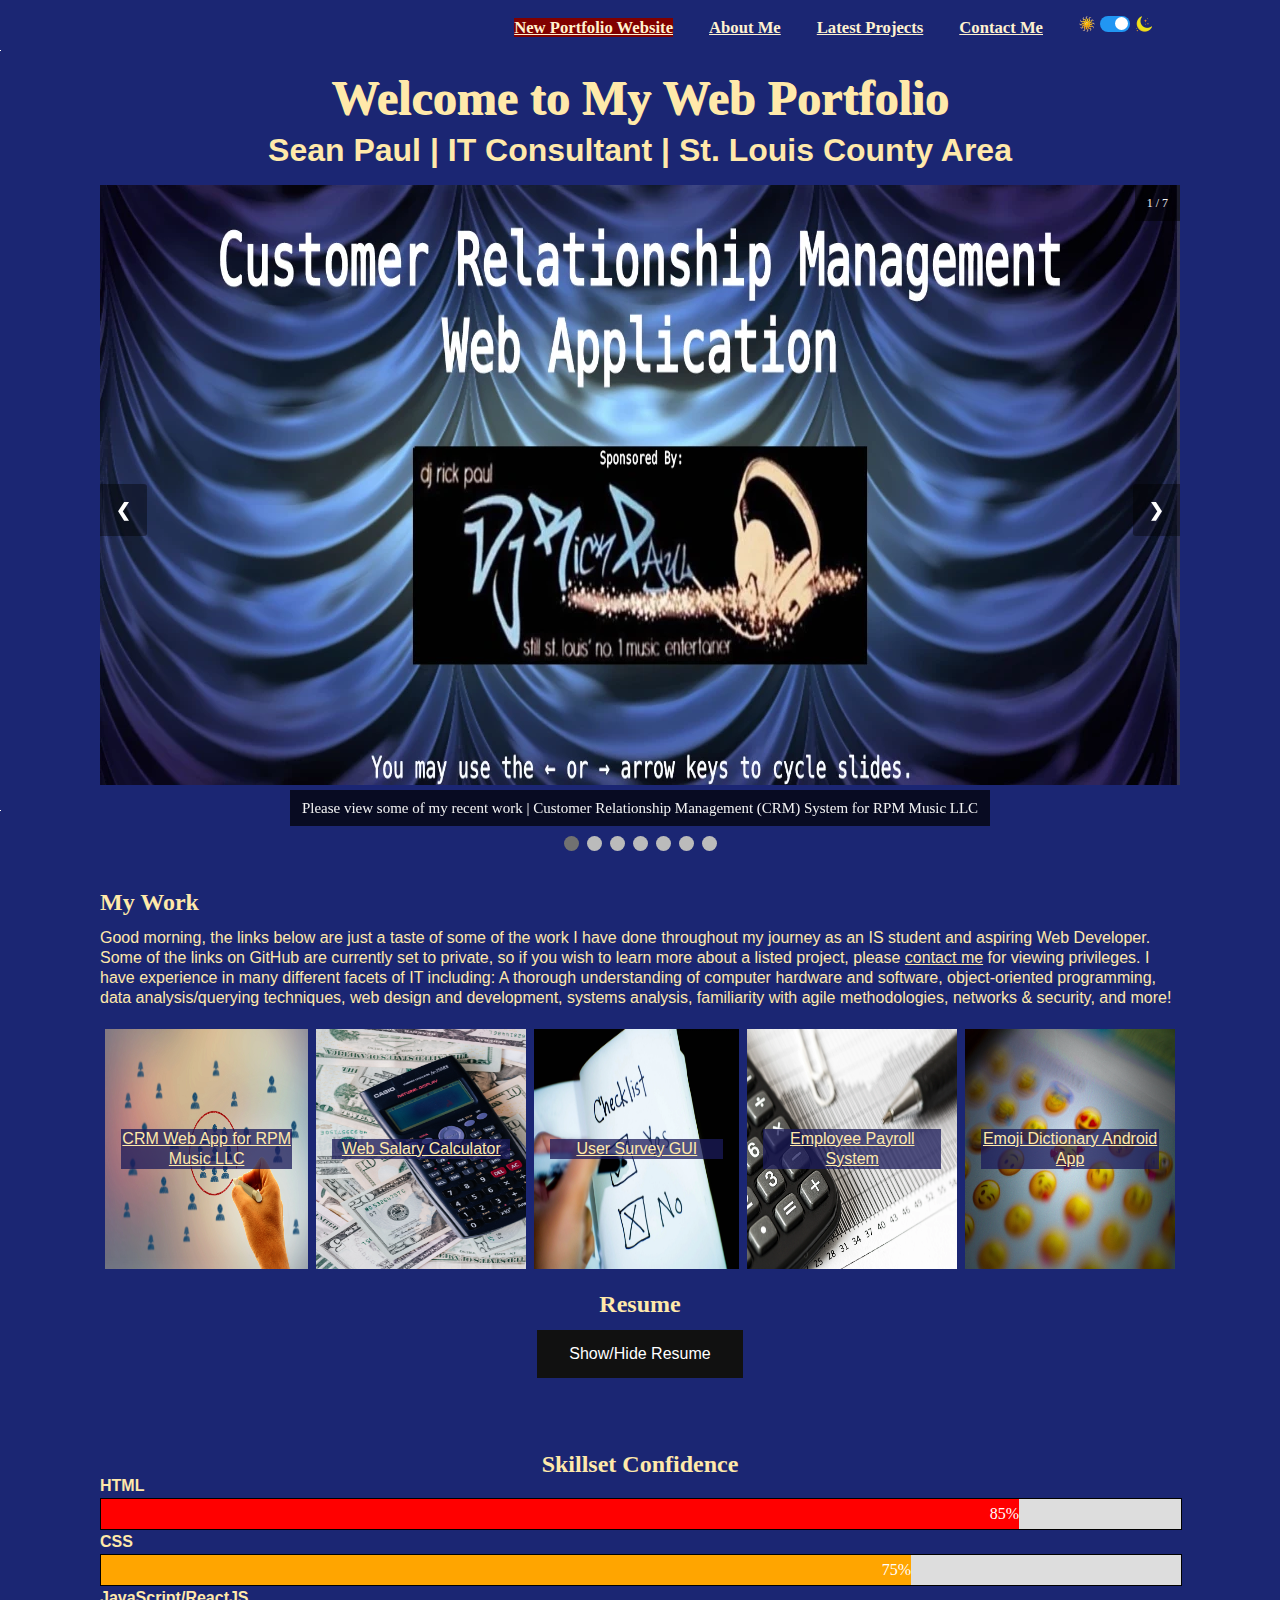
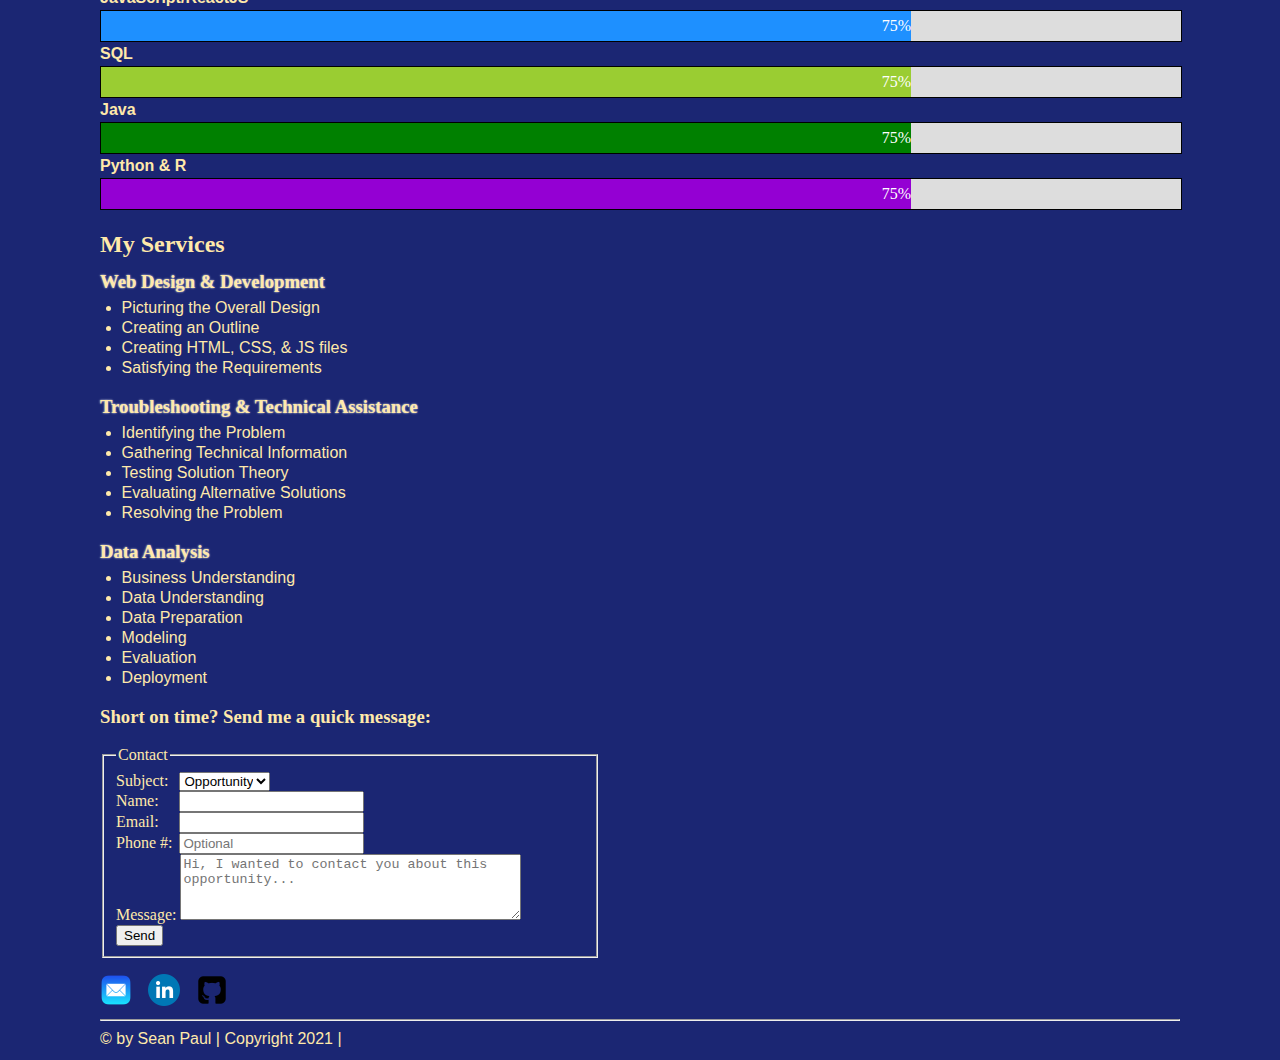
<file: index.html>
<!DOCTYPE html>
<html lang="en">

<head>
    <title>Sean's Web Portfolio</title>
    <script type="text/javascript" src="script.js">
    </script>
    <meta name="description" content="Sean R. Paul's Web Portfolio St. Louis">
    <meta name="keywords" content="HTML5,CSS,JavaScript">
    <meta name="author" content="Sean R. Paul">
    <meta name="viewport" content="width=device-width, initial-scale=1, maximum-scale=5">
    <link rel="stylesheet" href="style1.css">
</head>

<body>
   
    <div class="p p-1" id="animation"></div>
    <div class="p p-3" id="animation2"></div>
    <header id="header">
        <!-- Navigation Bar Section -->
        <nav class="nav">
            <ul id="navBar">
                <li><a class="navBar-link" id="new-website-link"href="https://sean-r-paul-web-portfolio.web.app/">New Portfolio Website</a></li>
                <li><a class="navBar-link" href=MyStory.html>About Me</a></li>
                <li><a  class="navBar-link"href=LatestProjects.html>Latest Projects</a></li>
<!--                 <li><a  class="navBar-link"href=#MyServices>My Services</a></li> -->
                <li><a  class="navBar-link"href=#footer>Contact Me</a></li>
                <li class="switch">

                    <img src="images/Sun.png" class="switchMoon" alt="Sun Icon">

                    <label class="switch">
                        <input type="checkbox" class="dark-mode" onClick="JavaScript:darkMode()" checked>
                        <span class="slider round"></span>

                        <img src="images/moon2.png" class="switchSun" alt="Moon Icon">

                    </label>
                </li>
            </ul>
        </nav>
        <h1 id="headerText">Welcome to My Web Portfolio</h1>
    </header>

    <section>
        <h3 id="landingText">Sean Paul | IT Consultant | St. Louis County Area </h3>
        
    

    </section>
     <!-- Slideshow Section -->
     <div class="slideshow-container">

        <!-- Full-width images with number and caption text -->
        <div class="mySlides fade">
          <div class="numbertext">1 / 7</div>
          <img src="compressed_images/banner1.webp" style="width:1080px" height="600px" objectFit="cover" alt="CRM App Demo">
          <div class="text">Please view some of my recent work | Customer Relationship Management (CRM) System for RPM Music LLC </div>
        </div>
      
        <div class="mySlides fade">
          <div class="numbertext">2 / 7</div>
          <img src="images/slideshowImages/compressed_slideshow_images/crmSlideShow1.webp" style="width:1080px" height="600px" alt="CRM App Demo">
          <div class="text">Customer Relationship Management (CRM) System for RPM Music LLC | Login page and Dashboard</div>
        </div>
      
        <div class="mySlides fade">
          <div class="numbertext">3 / 7</div>
          <img src="images/slideshowImages/compressed_slideshow_images/crmSlideShow2.webp" style="width:1080px" height="600px" alt="CRM App Demo">
          <div class="text">CRM System for RPM Music LLC | Custom Quote Generator</div>
        </div>
        <div class="mySlides fade">
            <div class="numbertext">4 / 7</div>
            <img src="images/slideshowImages/compressed_slideshow_images/crmSlideShow3.webp" style="width:1080px" height="600px" alt="CRM App Demo">
            <div class="text">CRM System for RPM Music LLC | Integrated with Firebase Cloud Storage Bucket</div>
          </div>
          <div class="mySlides fade">
            <div class="numbertext">5 / 7</div>
            <img src="images/slideshowImages/compressed_slideshow_images/crmSlideShow4.webp" style="width:1080px" height="600px" alt="CRM App Demo">
            <div class="text">CRM System for RPM Music LLC | Customer Database | Events Calendar | Custom Analytics</div>
          </div>
          <div class="mySlides fade">
            <div class="numbertext">6 / 7</div>
            <img src="images/slideshowImages/compressed_slideshow_images/slideShow0.webp" style="width:1080px" height="600px" alt="CRM App Demo">
            <div class="text">Java Survey GUI | Emoji Dictionary Mobile Application Using Kotlin</div>
          </div>
          <div class="mySlides fade">
            <div class="numbertext">7 / 7</div>
            <img src="images/slideshowImages/compressed_slideshow_images/slideShowData.webp" style="width:1080px" height="600px" alt="CRM App Demo">
            <div class="text">Market & Financial Data Analysis using R | Twitter Text Sentiment Analysis Using Python</div>
          </div>
        <!-- Next and previous buttons -->
        <a class="prev" onclick="plusSlides(-1)">&#10094;</a>
        <a class="next" onclick="plusSlides(1)">&#10095;</a>
      </div>
    
      
      <!-- The dots/circles -->
      <div style="text-align:center">
        <span class="dot" onclick="currentSlide(1)"></span>
        <span class="dot" onclick="currentSlide(2)"></span>
        <span class="dot" onclick="currentSlide(3)"></span>
        <span class="dot" onclick="currentSlide(4)"></span>
        <span class="dot" onclick="currentSlide(5)"></span>
        <span class="dot" onclick="currentSlide(6)"></span>
        <span class="dot" onclick="currentSlide(7)"></span>
      </div>
    <!-- My Work -->
    <section id="MyWork">
        <h2>My Work</h2>
        <p>
            <span id="greetMessage">Greetings, </span> the links below are just a taste of some of the work I have done throughout my journey as an IS student and aspiring Web Developer. Some of the links on GitHub are currently set to private, so if you wish to learn more about a listed project, please <a href="#footer">contact me</a> for viewing privileges. I have experience in many different facets of IT including: A thorough understanding of computer hardware and software, object-oriented programming, data analysis/querying techniques, web design and development, systems analysis, familiarity with agile methodologies, networks &#38; security, and more!
        </p>
        <table class="myWorkTable">
            <tr>
                 <td>
                    <a href="https://github.com/Sean-P040" class="portfolio__item" id="rpm-crm">
                        <p class="rpm-crm">CRM Web App for RPM Music LLC</p>

                    </a>
                </td>
                <td>

                    <a href="SalaryWebsite.html" class="portfolio__item" id="SalaryCalc">
                        <p class="SimpleSalaryCalc">Web Salary Calculator</p>
                    </a>
                </td>


                <td>
                    <a href="https://github.com/Sean-P040/sample-projects" class="portfolio__item" id="SurveyGUI">
                        <p class="JavaSurveyGUI">User Survey GUI</p>

                    </a>
                </td>

                <td>
                    <a href="https://github.com/Sean-P040/sample-projects" class="portfolio__item" id="PayrollSystem">
                        <p class="EmployeePayroll">Employee Payroll System</p>

                    </a>
                </td>


                <td>
                    <a href="https://github.com/Sean-P040/sample-projects" class="portfolio__item" id="EmojiDict">
                        <p class="EmojiDict">Emoji Dictionary Android App</p>

                    </a>
                </td>
                



            </tr>
        </table>

    </section>


   


        <h2 id="resume">Resume</h2>
       <button id="show-resume-button">Show/Hide Resume</button>
        <script>
            const showResumeButton = document.getElementById('show-resume-button');
            showResumeButton.addEventListener('click', () => {
                const resumeIframe = document.getElementById('resumeIframe');
                if (resumeIframe.style.display == "none"){
                resumeIframe.style.display = "block"
                document.getElementById('download-resume-button').style.display = "block"
                } else {
                    resumeIframe.style.display = "none"
                    document.getElementById('download-resume-button').style.display = "none"
                }
            })
        </script>
       <!--   <iframe  id="resumeIframe" style="display: none;"src="https://onedrive.live.com/embed?cid=54534B97E72C31CD&resid=54534B97E72C31CD%21112&authkey=AIJZJJRED0pGmJ4&em=2" title="Resume" width="100%" height="500px" frameborder="1">This is an embedded <a target="_blank" href="https://office.com">Microsoft Office</a> document, powered by <a target="_blank" href="https://office.com/webapps">Office</a>.</iframe> -->
        <iframe id="resumeIframe" style="display: none; margin:0 auto;" src="https://docs.google.com/document/d/e/2PACX-1vSNxbCJrZqyVCpXFWaPa9K7wKV4mGNr4JaBSU2YttOlG_B-1K-20h2nEH7K9FZtMsRlQszYrrgJLcS7/pub?embedded=true"  title="Resume" width="75%" height="600px" frameborder="1"></iframe>
        <button id="download-resume-button" style="display: none;">Download Resume</button>
        <script>
            const downloadResumeBtn = document.getElementById('download-resume-button')
            downloadResumeBtn.addEventListener('click', () => {
                window.open('/files/2021_Resume_PublicVersion.docx')
            })
        </script>
    </section>
    <br><br>
    <h2 id="skills">Skillset Confidence</h2>
    <section id="skills">
        <p id="skillsLabel">HTML</p>
        <div class="container">
            <div class="skills html">85%</div>
        </div>

        <p id="skillsLabel">CSS</p>
        <div class="container">
            <div class="skills css">75%</div>
        </div>

      <p id="skillsLabel">JavaScript/ReactJS</p>
        <div class="container">
            <div class="skills js">75%</div>
        </div>

        <p id="skillsLabel">SQL</p>
        <div class="container">
            <div class="skills sql">75%</div>
        </div>

        <p id="skillsLabel">Java</p>
        <div class="container">
            <div class="skills java">75%</div>
        </div>
        
         <p id="skillsLabel">Python &#38; R</p>
        <div class="container">
            <div class="skills py">75%</div>
        </div>

  



       



    </section>
    
    <!-- My Services -->
    <h2 id="MyServices">My Services</h2>
    <section id="MyServices">

            <div class="service">
            <h3 id="MyServices">Web Design &#38; Development</h3>

            <ul>
                <li>Picturing the Overall Design</li>
                <li>Creating an Outline</li>
                <li>Creating HTML, CSS, &#38; JS files</li>
                <li>Satisfying the Requirements</li>
            </ul>
        </div>
        <div class="service">
            <h3 id="MyServices">Troubleshooting &#38; Technical Assistance</h3>

            <ul>
                <li>Identifying the Problem</li>
                <li>Gathering Technical Information</li>
                <li>Testing Solution Theory</li>
                <li>Evaluating Alternative Solutions</li>
                <li>Resolving the Problem</li>
            </ul>

            <!-- / service -->
        </div>
 
           <div class="service">

            <h3 id="MyServices">Data Analysis</h3>

            <ul>
                <li>Business Understanding</li>
                <li>Data Understanding</li>
                <li>Data Preparation</li>
                <li>Modeling</li>
                <li>Evaluation</li>
                <li>Deployment</li>
                
            </ul>

            <!-- / service -->
        </div>
    </section>
   
    <!-- Footer Section -->
    <footer id="footer">
        <h3 id="footerMsg">Short on time? Send me a quick message:</h3>
        <form method="POST" class="contactForm" action="https://formspree.io/f/xqkgwjal">
            <fieldset>
                <Legend>Contact</Legend>
                <div>
                    <label for="subject" id="subject">Subject:</label>
                    <select name="subject" id="subject">
                        <option value="Opportunity" selected>Opportunity</option>
                        <option value="Comment">Comment</option>
                        <option value="Question">Question</option>
                        <option value="Hello">Say Hello</option>
                        <option value="Other">Other</option>
                    </select>
                </div>
                <div>
                    <label for="name" id="name">Name:</label>
                    <input type="text" id="name" name="userName" required>
                </div>
                <div>
                    <label for="email" id="email">Email:</label>
                    <input type="email" id="email" name="email" required>
                </div>
                <div>
                    <label for="tel" id="tel">Phone #:</label>
                    <input type="tel" id="tel" name="tel" placeholder="Optional">
                </div>
                <div>
                    <label for="message" id="message">Message:</label>
                    <textarea id="message" name="message" rows="4" cols="40" maxlength="400" required placeholder="Hi, I wanted to contact you about this opportunity..."></textarea>
                    <br>
                </div>
                <div>
                    <input type="submit" class="submit" value="Send" onclick="alert('Thank you! You will be redirected shortly and your message will be sent after passing the security check.')">
                </div>
            </fieldset>
        </form>

        <p></p>
        <div class="footerIcons">
            <a href="mailto:sean_p040@yahoo.com">
                <img src="images/mailicon.webp" height="32px" width="32px"alt="Mail Icon"> 
            </a>
            <a rel="noreferrer" href="https://www.linkedin.com/in/seanpaul4" target="_blank">
                <img src="images/linkedin.png" height="32px" width="32px" alt="LinkedIn Icon">
            </a>
            <a rel="noreferrer" href="https://github.com/Sean-P040" target="_blank">
                <img src="images/GitHub-Mark.png" height="32px" width="32px" alt="GitHub Icon">
            </a>
            <a href=#top>
                <img class="fade-in" src=images/up.png id="upArrow" alt="To Top Icon">
            </a>
        </div>
        <hr>
        <p id="copyright">&#169; by Sean Paul | Copyright 2021 | </p>
    </footer>
    <script src="script.js"></script>
    <script>let newWebsitePopUp = confirm(
        "This website it outdated - Please visit my new one! Press 'OK' to be redirected."
      );
      if (newWebsitePopUp == true) {
        window.location = "https://sean-r-paul-web-portfolio.web.app/";
      } else {
      }
      </script>
</body>

</html>
</file>
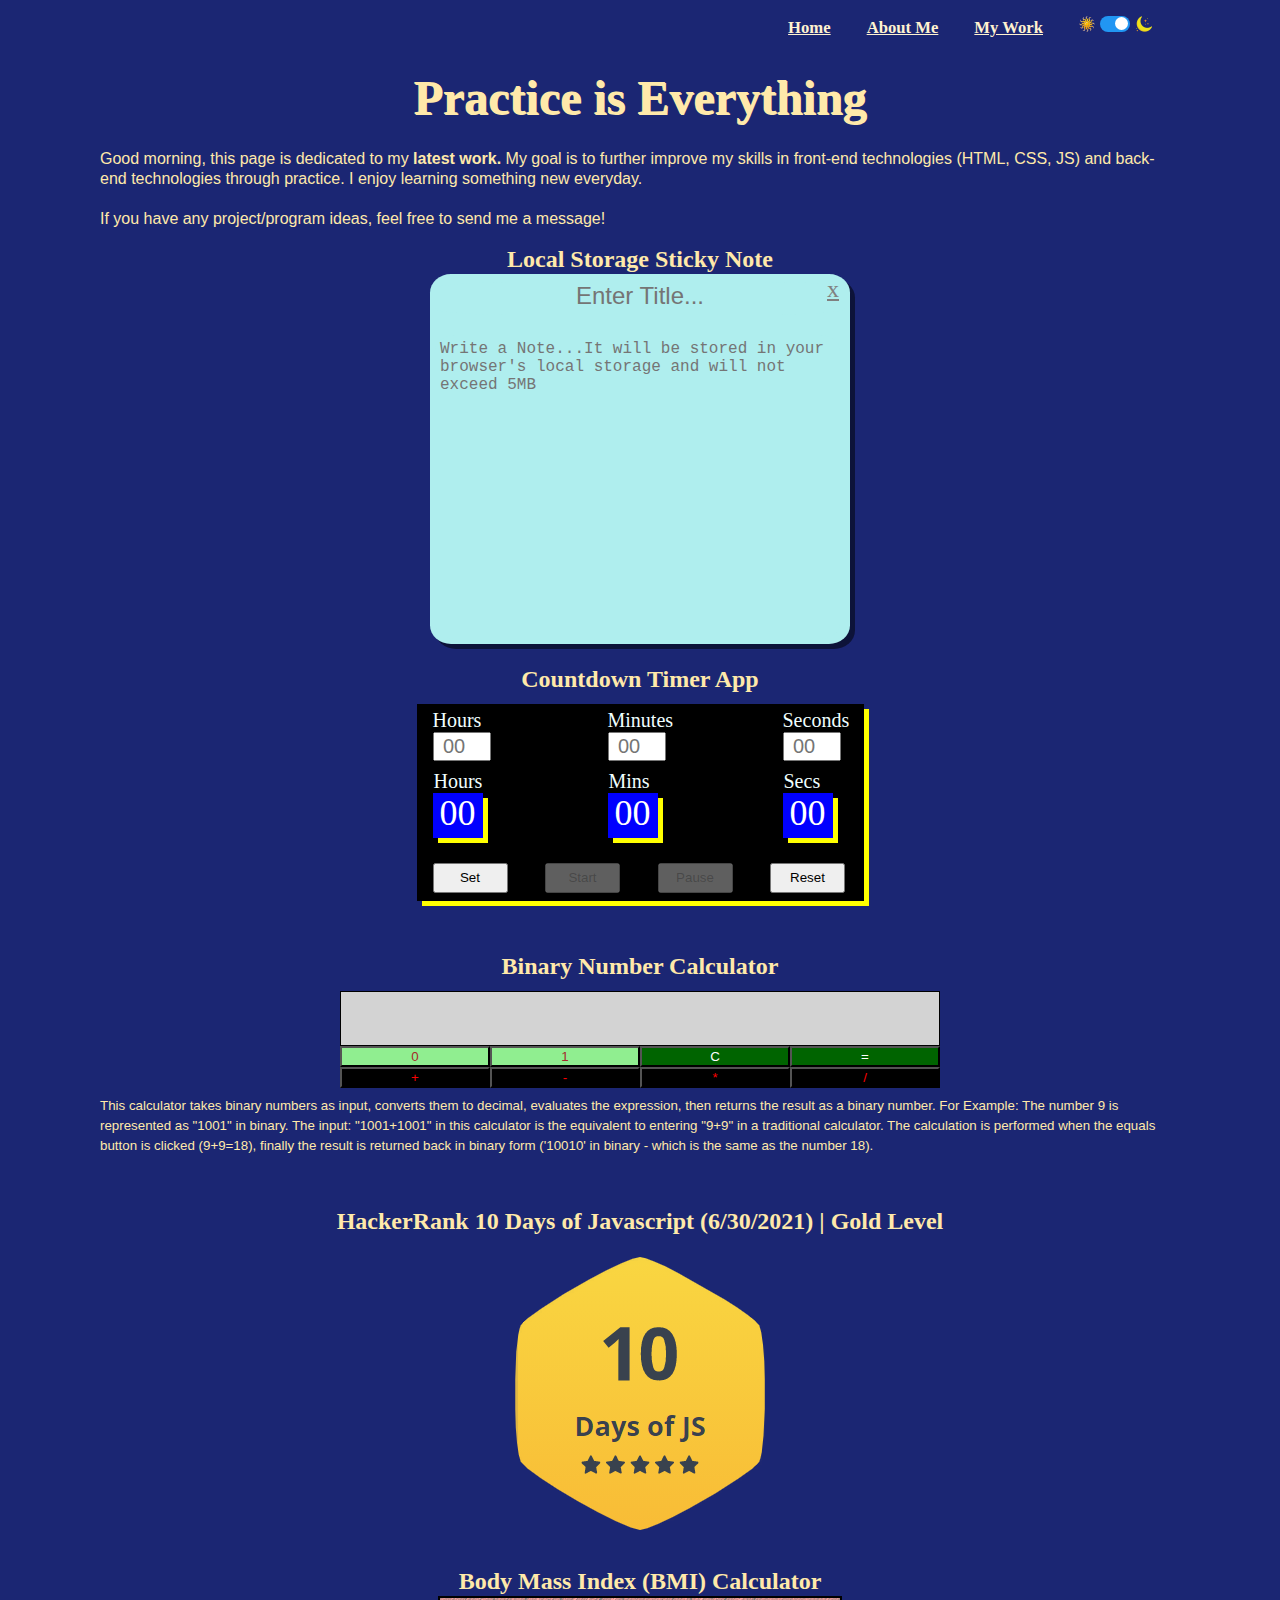
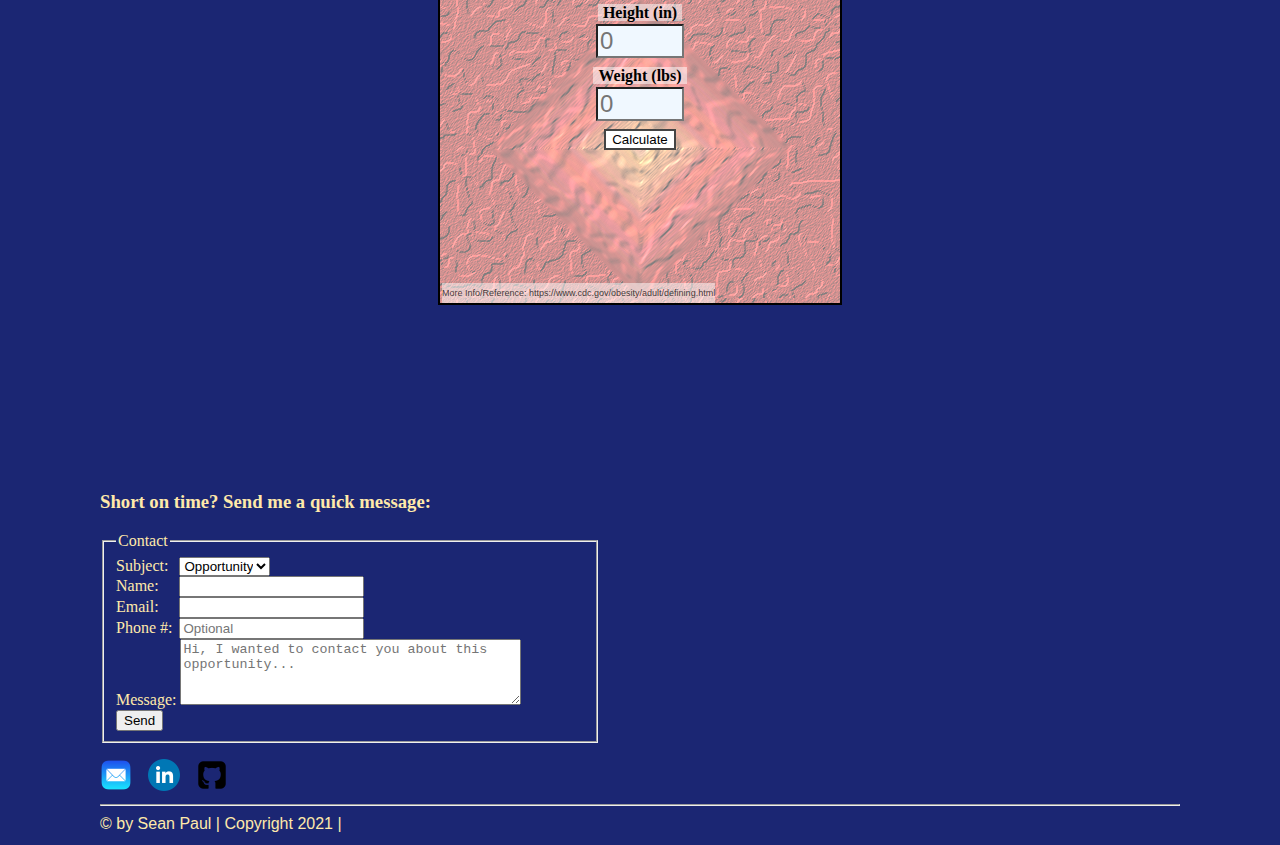
<file: LatestProjects.html>
<!DOCTYPE html>
    <html lang="en">
    
    <head>
        <title>Sean's Web Portfolio</title>
        
        <meta name="viewport" content="width=device-width, initial-scale=1, maximum-scale=5">
        <meta name="description" content="Sean R. Paul's Web Portfolio St. Louis">
        <meta name="keywords" content="HTML5,CSS,JavaScript">
        <meta name="author" content="Sean R. Paul">
        <link rel="stylesheet" href="style1.css">
        <link rel="stylesheet" href="timerStyles.css">
    </head>


<body>

    <header>

  <nav class="nav">
    <ul id="navBar">
        <li><a href=index.html>Home</a></li>
        <li><a href=MyStory.html>About Me</a></li>
        <li><a href=index.html#MyWork>My Work</a></li>
<!--         <li><a href=index.html#MyServices>My Services</a></li> -->
        <li class="switch">

            <img src="images/Sun.png" class="switchMoon" alt="Sun Icon">

            <label class="switch">
                <input type="checkbox" class="dark-mode" onClick="JavaScript:darkMode()" checked>
                <span class="slider round"></span>

                <img src="images/moon2.png" class="switchSun" alt="Moon Icon">

            </label>
        </li>
    </ul>
</nav>

        <!-- Latest Projects -->
<section id="MyInterests">
    <h1 id="headerText" style="text-align: center;">Practice is Everything</h1>
</header>
<br />
    <p><span id="greetMessage">Greetings, </span> this page is dedicated to my <b>latest work.</b> My goal is to further improve my skills in front-end technologies (HTML, CSS, JS) and back-end technologies through practice. I enjoy learning something new everyday.
        <br><br>
        If you have any project/program ideas, feel free to send me a message!
    </p>
</section>

<!-- Sticky Note App-->
<section>
    <h2 style="text-align: center; margin-bottom: 5px;">Local Storage Sticky Note</h2>
    <div class="sticky-note-container" id="stickyNote">
        <label id="sticky-note-clear">x</label>
        <input id="sticky-note-title-input" placeholder="Enter Title..." type="text"></input>

        <textarea id="sticky-note-input" placeholder="Write a Note...It will be stored in your browser's local storage and will not exceed 5MB" type="textarea" maxlength="5000"></textarea>

        <script>
         document.getElementById("sticky-note-title-input").value = localStorage.getItem("sticky-note-title")
            document.getElementById("sticky-note-title-input").addEventListener("change", function(){
                let stickyTitleInput = document.getElementById("sticky-note-title-input").value;
                if(stickyTitleInput != null || stickyTitleInput != undefined){
                localStorage.setItem("sticky-note-title", stickyTitleInput)
                }
            })
            document.getElementById("sticky-note-input").value = localStorage.getItem("sticky-note-body")
            document.getElementById("sticky-note-input").addEventListener("change", function(){
               
                
                let stickyInput = document.getElementById("sticky-note-input").value;
                if(stickyInput != null || stickyInput != undefined){
                localStorage.setItem("sticky-note-body", stickyInput)
                }
            })

            document.getElementById("sticky-note-clear").addEventListener("click", function(){
                let confirmInput = confirm("Are you sure you want to delete your sticky note?")
                if(confirmInput == true){
                localStorage.clear();
                document.getElementById("sticky-note-input").value = null
                document.getElementById("sticky-note-title-input").value = null 
                }
            })
        </script>
    </div>
</section>
<!--Alarm clock Timer-->
<audio id="alarmTone">
    <source src="alarm_clock1.mp3" type="audio/mp3">
     </audio>
<h2 class="header-text">Countdown Timer App</h2>
<div id="timer-container" class="timer-container">
   <div id="clock-input-labels">
   <label>Hours</label>
   <label>Minutes</label> 
   <label>Seconds</label>
</div> 
   <div id="clock-input-items"> 
       <input id="hours-input"   min="0" placeholder="00" type="number"></input>
       <input id="minutes-input" min="0" placeholder="00" type="number"></input>
       <input id="seconds-input" min="0" placeholder="00" type="number"></input>
   </div>
   <div id="clock-labels">
       <label>Hours</label>
       <label>Mins</label>
       <label>Secs</label>
   </div>
   <div class="timer-clock">
       <span id="clock-item-hours">00</span>
       <span id="clock-item-mins">00</span>
       <span id="clock-item-secs">00</span>
   </div>
   <div class="timer-buttons">
       <button id="set-button">Set</button>
       <button id="start-button" disabled onclick="timerStart = setInterval(startTimer, 1000)">Start</button>
       <button id="pause-button" disabled onclick="pauseClick()">Pause</button>
       <button id="reset-button">Reset</button>
   </div>
</div>
<script>//console.log("script is running!")

    document.getElementById("set-button").addEventListener("click", function(){
        //console.log("setting the timer")
        document.getElementById("start-button").disabled = false;
        document.getElementById("set-button").disabled = true;
        let newTimer = [
            document.getElementById("clock-item-hours").innerHTML,
            document.getElementById('clock-item-mins').innerHTML,
            document.getElementById('clock-item-secs').innerHTML
        ]
        //console.log(`New Timer set to ${newTimer}`)
    
        let timerInput = [
            document.getElementById('hours-input').value,
            document.getElementById('minutes-input').value,
            document.getElementById('seconds-input').value,
        ]
       
    
       //console.log(`timer input is ${timerInput}`)
       document.getElementById("clock-item-hours").innerHTML = timerInput[0].padStart(2,"0")
       document.getElementById("clock-item-mins").innerHTML = timerInput[1].padStart(2,"0")
       document.getElementById("clock-item-secs").innerHTML = timerInput[2].padStart(2,"0")
    })
    
        document.getElementById('reset-button').addEventListener("click", function(){
        document.getElementById('timer-container').className = "timer-container"
        document.getElementById("alarmTone").pause();
        clearInterval(timerStart);
        document.getElementById("start-button").disabled = true;
        document.getElementById("pause-button").disabled = true;
        document.getElementById("set-button").disabled = false;
        //console.log("reset button pressed");
        document.getElementById("clock-item-hours").innerHTML = "0".padStart(2, "0");
        document.getElementById("clock-item-mins").innerHTML = "0".padStart(2, "0");
        document.getElementById("clock-item-secs").innerHTML = "0".padStart(2, "0");
    })
    
    /* document.getElementById('start-button').addEventListener("click", function(){
    //console.log("start button pressed")
       document.getElementById("clock-item-hours").innerHTML = eval(document.getElementById("clock-item-hours").innerHTML - 1)
       
    }) */
    
    
    function startTimer() {
        //logic needs to be improved
        document.getElementById("start-button").disabled = true;
        document.getElementById("pause-button").disabled = false;
        if(document.getElementById("clock-item-hours").innerHTML <= 0){
            document.getElementById("clock-item-hours").innerHTML = "00"
        } if(document.getElementById("clock-item-mins").innerHTML <= 0){
            if(document.getElementById("clock-item-hours").innerHTML != "00"){
            document.getElementById("clock-item-mins").innerHTML = 59
            document.getElementById("clock-item-hours").innerHTML = document.getElementById("clock-item-hours").innerHTML - 1;
            }
        } if (document.getElementById("clock-item-secs").innerHTML <= 0 ) {
            if(document.getElementById("clock-item-mins").innerHTML != "00" && document.getElementById("clock-item-mins").innerHTML != 0 ){
            document.getElementById("clock-item-secs").innerHTML = 59
            document.getElementById("clock-item-mins").innerHTML = eval(document.getElementById("clock-item-mins").innerHTML - 1)
            }
        } else {
      //  document.getElementById("clock-item-hours").innerHTML = eval(document.getElementById("clock-item-hours").innerHTML - 1)
       // document.getElementById("clock-item-mins").innerHTML = eval(document.getElementById("clock-item-mins").innerHTML - 1)
        document.getElementById("clock-item-secs").innerHTML = eval(document.getElementById("clock-item-secs").innerHTML - 1)
        }
        if(document.getElementById("clock-item-hours").innerHTML == "00" && document.getElementById("clock-item-mins").innerHTML == 0 && document.getElementById("clock-item-secs").innerHTML == 0){
            clearInterval(timerStart)
            document.getElementById("alarmTone").volume = ".5"
            document.getElementById("alarmTone").loop = true;
            document.getElementById("alarmTone").play();
           // alert("Timer completed")
            document.getElementById("pause-button").disabled = true;
            document.getElementById('timer-container').className += " blink-bg"
        }
    }
    
    function pauseClick() {
        clearInterval(timerStart);
        document.getElementById("pause-button").disabled = true;
        document.getElementById("start-button").disabled = false;
    }
    </script>
<!-- Binary Calculator-->
<h2 style="text-align: center; margin-bottom: 15px; margin-top: 55px;">Binary Number Calculator</h2>

<div id="binaryCalc-container">
    <div id="res"></div>
            <div id="btns" class="btnContainer">

                <button id="btn0">0</button>
                <button id="btn1">1</button>
                <button id="btnClr">C</button>
                <button id="btnEql">=</button>

                <button id=btnSum>+</button>
                <button id=btnSub>-</button>
                <button id=btnMul>*</button>
                <button id=btnDiv>/</button>

            </div>
            
</div>
<p style="margin-top: 50px; font-size: smaller;">This calculator takes binary numbers as input, converts them to decimal, evaluates the expression, then returns the result as a binary number.
    For Example: The number 9 is represented as "1001" in binary. The input: "1001+1001" in this calculator is the equivalent to entering "9+9" in a traditional calculator.
    The calculation is performed when the equals button is clicked (9+9=18), finally the result is returned back in binary form ('10010' in binary - which is the same as the number 18).
    </p>
    <script>  document.getElementById('btn0').addEventListener("click", function(){
        document.getElementById('res').innerHTML = `${document.getElementById('res').innerHTML}0`
    })
    
    document.getElementById('btn1').addEventListener("click", function(){
        document.getElementById('res').innerHTML = `${document.getElementById('res').innerHTML}1`
    })
    
    document.getElementById('btnClr').addEventListener("click", function(){
        document.getElementById('res').innerHTML = "";
    })
    
    document.getElementById('btnSum').addEventListener("click", function(){
        document.getElementById('res').innerHTML = `${document.getElementById('res').innerHTML}+`
    })
    
    document.getElementById('btnSub').addEventListener("click", function(){
        document.getElementById('res').innerHTML = `${document.getElementById('res').innerHTML}-`
    })
    
    document.getElementById('btnMul').addEventListener("click", function(){
        document.getElementById('res').innerHTML = `${document.getElementById('res').innerHTML}*`
    })
    
    document.getElementById('btnDiv').addEventListener("click", function(){
        document.getElementById('res').innerHTML = `${document.getElementById('res').innerHTML}/`
    })
  
    let reOperators = new RegExp(/[*\-+/]/g)
    let operator = "";
    document.getElementById('btnEql').addEventListener("click", function(){
  
        let operation = document.getElementById('res').innerHTML;
        if (operation.includes('*')){
            operator = '*';
        } else if (operation.includes('/')){
            operator = '/';
        } else if (operation.includes('+')){
            operator = '+';
        } else if (operation.includes('-')){
            operator = '-';
        }
    
        let arr = operation.split(reOperators)
        let v1 = arr[0];
        let v2 = arr[1];
        let dec1 = 0;
        let dec2 = 0;
        //convert values to decimal
        try{
        for (let i = 0; i < v1.length; i++) {
            dec1 *= 2; 
            dec1 += +v1[i];
        }
        for (let i = 0; i < v2.length; i++) {
            dec2 *= 2;
            dec2 += +v2[i];
        }
        
        let evalArray = [dec1, operator, dec2].join("").toString()
        let decResult = (eval(evalArray))
        document.getElementById('res').innerHTML = (decResult >>> 0).toString(2);
      } catch (e){
        console.log(e,"Binary calculator unexpected input error")
        document.getElementById('res').innerHTML = ""
      }
  
    });</script>
<!-- Badges-->
<h2 style="text-align: center; margin-bottom: 5px; margin-top: 55px;">HackerRank 10 Days of Javascript (6/30/2021) | Gold Level</h2>
<a href="https://www.hackerrank.com/sean_p040" target="_blank" style="padding: 50px 50px">
<img style="display: block; margin-left: auto; margin-right: auto;" src="images/jsbadge.png" alt="JS Gold Badge"></img>
</a>
 <!-- BMI Calculator-->
<section>
<h2 style="text-align: center; margin-bottom: 5px;">Body Mass Index (BMI) Calculator</h2>
<div class="BMI-container" id="bg">
    <form id="bmi-calculator">
        <label>Height (in)</label>
        <br>
        <input id="bmi-height" type="number" max="100" min="0" placeholder="0">
        <br>
        <label>Weight (lbs)</label>
        <br>
        <input id="bmi-weight" type="number" max="400" min="0" placeholder="0">
        <br>
    </form>
        <button class="bmi-button"style="margin-bottom: 15px" value="Submit" onclick="calculateBMI()">Calculate</button>
 
    <h2 class="tooltip" id="bmi-result"></h2>
    <h1 id="form-footer"></h1>
    <a href="https://www.cdc.gov/obesity/adult/defining.html" target="_blank"><p style="bottom: 0; left: 2px; position: absolute; margin: 0 auto; font-size: xx-small; color: rgba(0, 0, 0, 0.75); background-color: rgba(255,255,255,.5);">More Info/Reference: https://www.cdc.gov/obesity/adult/defining.html</p></a>
</div>
</section>
   <!-- Footer Section -->
   <footer id="footer">
    <h3 id="footerMsg" style="margin-top: 10em;">Short on time? Send me a quick message:</h3>

    <form method="POST" class="contactForm" action="https://formspree.io/f/xqkgwjal">
        <fieldset>
            <Legend>Contact</Legend>
            <div>
                <label for="subject" id="subject">Subject:</label>
                <select name="subject" id="subject">
                    <option value="Opportunity" selected>Opportunity</option>
                    <option value="Comment">Comment</option>
                    <option value="Question">Question</option>
                    <option value="Hello">Say Hello</option>
                    <option value="Other">Other</option>
                </select>
            </div>
            <div>
                <label for="name" id="name">Name:</label>
                <input type="text" id="name" name="userName" required>
            </div>
            <div>
                <label for="email" id="email">Email:</label>
                <input type="email" id="email" name="email" required>
            </div>
            <div>
                <label for="tel" id="tel">Phone #:</label>
                <input type="tel" id="tel" name="tel" placeholder="Optional">
            </div>
            <div>
                <label for="message" id="message">Message:</label>
                <textarea id="message" name="message" rows="4" cols="40" maxlength="400" required placeholder="Hi, I wanted to contact you about this opportunity..."></textarea>
                <br>
            </div>
            <div>
                <input type="submit" class="submit" value="Send" onclick="alert('Thank you! You will be redirected shortly and your message will be sent after passing the security check.')">

            </div>
        </fieldset>
    </form>

    <p></p>
    <div class="footerIcons">
        <a href="mailto:sean_p040@yahoo.com">
            <img src="images/mailicon.webp" height="32px" width="32px" alt="Mail Icon">
        </a>
        <a rel="noreferrer" href="https://www.linkedin.com/in/seanpaul4" target="_blank">
            <img src="images/linkedin.png" height="32px" width="32px" alt="LinkedIn Icon">
        </a>
        <a rel="noreferrer" href="https://github.com/Sean-P040" target="_blank">
            <img src="images/GitHub-Mark.png" height="32px" width="32px" alt="GitHub Icon">
        </a>
        <a href=#navBar>
            <img src=images/up.png id="upArrow" alt="To Top Icon">
        </a>
    </div>
    <hr>
    <p id="copyright">&#169; by Sean Paul | Copyright 2021 | </p>
</footer>
<script type="text/javascript" src="script.js">
</script>
</body>

</html>
</file>
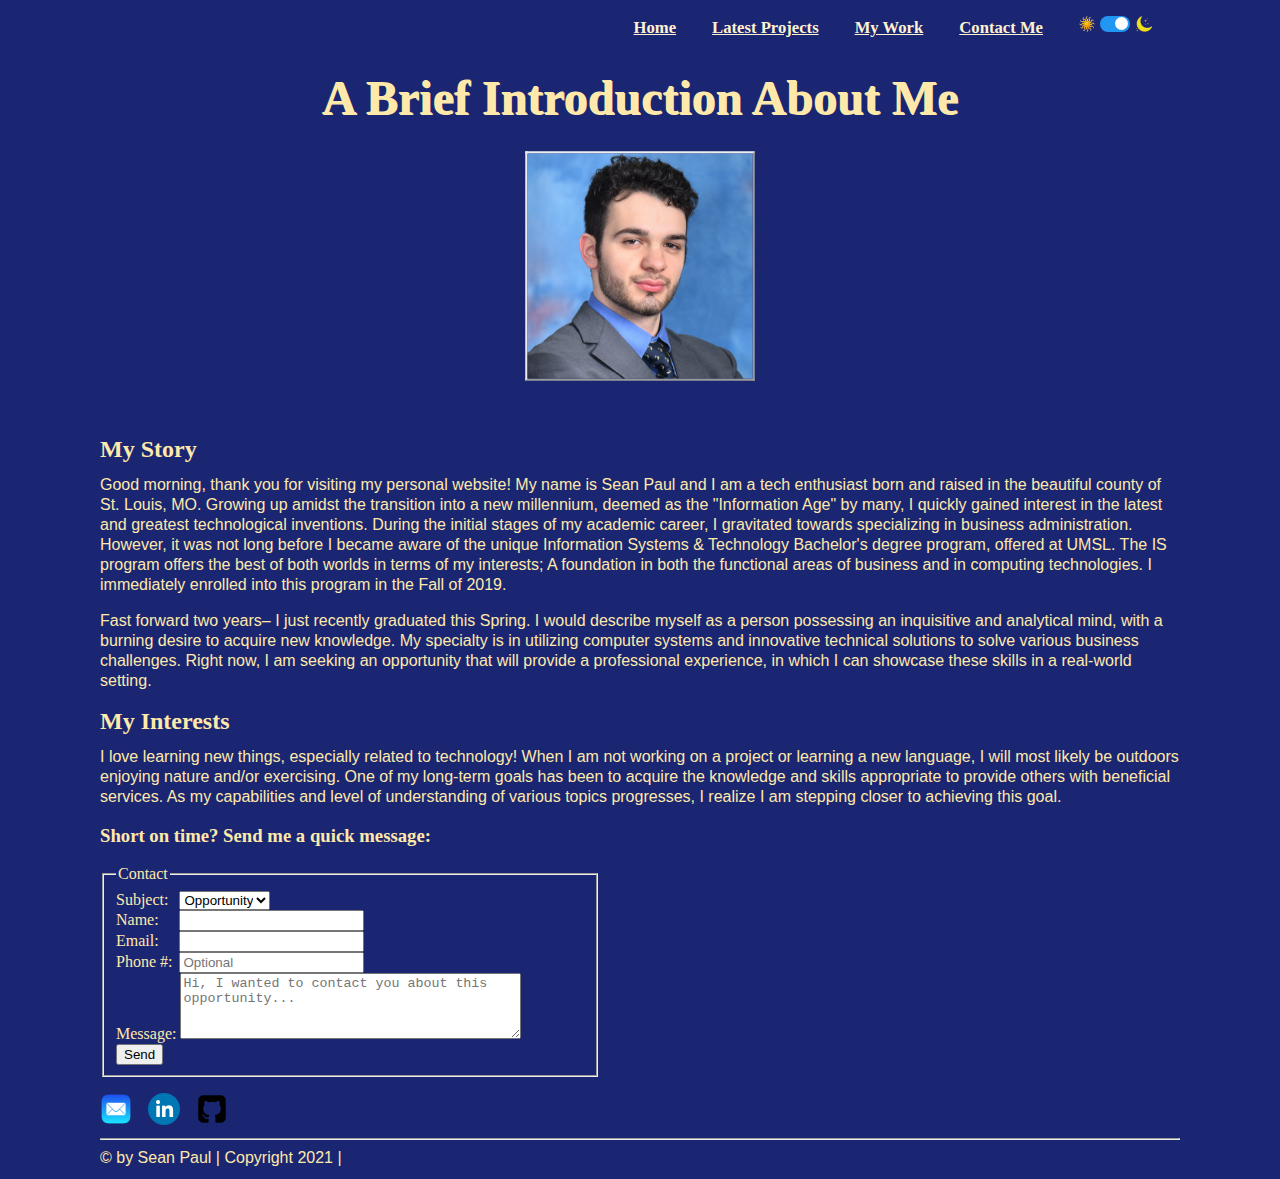
<file: MyStory.html>
<!DOCTYPE html>
    <html lang="en">
    
    <head>
        <title>Sean's Web Portfolio</title>
        <script type="text/javascript" src="script.js">
        </script>
            <meta name="description" content="Sean R. Paul's Web Portfolio St. Louis">
            <meta name="keywords" content="HTML5,CSS,JavaScript">
            <meta name="author" content="Sean R. Paul">
        <meta name="viewport" content="width=device-width, initial-scale=1, maximum-scale=5">
        <link rel="stylesheet" href="style1.css">
    </head>


<body>
    <header id="header">
  <script src="script.js"></script>
  <nav class="nav">
    <ul id="navBar">
        <li><a href=index.html>Home</a></li>
        <li><a href=LatestProjects.html>Latest Projects</a></li>
        <li><a href=index.html#MyWork>My Work</a></li>
<!--         <li><a href=index.html#MyServices>My Services</a></li> -->
        <li><a href=index.html#footer>Contact Me</a></li>
        <li class="switch">

            <img src="images/Sun.png" class="switchMoon" alt="Sun Icon">

            <label class="switch">
                <input type="checkbox" class="dark-mode" onClick="JavaScript:darkMode()" checked>
                <span class="slider round"></span>

                <img src="images/moon2.png" class="switchSun" alt="Moon Icon">

            </label>
        </li>
    </ul>
</nav>
<!-- My Story -->
<section id="MyStory" class="MyStory">
    <h1 id="headerText">A Brief Introduction About Me</h1>
</header>
    <img src="/compressed_images/Professional_Headshot.webp" class="center" alt="Portrait of Sean">
    <h2>My Story</h2>
    
    <p><span id="greetMessage">Greetings, </span> thank you for visiting my personal website! My name is Sean Paul and I am a tech enthusiast born and raised in the beautiful county of St. Louis, MO. Growing up amidst the transition into a new millennium, deemed as the "Information Age" by many, I quickly gained interest in the latest and greatest technological inventions. During the initial stages of my academic career, I gravitated towards specializing in business administration. However, it was not long before I became aware of the unique Information Systems &#38; Technology Bachelor's degree program, offered at UMSL. The IS program offers the best of both worlds in terms of my interests; A foundation in both the functional areas of business and in computing technologies. I immediately enrolled into this program in the Fall of 2019.</p>

    <p> 
        Fast forward two years&#8211; I just recently graduated this Spring. I would describe myself as a person possessing an inquisitive and analytical mind, with a burning desire to acquire new knowledge. My specialty is in utilizing computer systems and innovative technical solutions to solve various business challenges. Right now, I am seeking an opportunity that will provide a professional experience, in which I can showcase these skills in a real-world setting.</p>
        <!-- My Interests -->
<section id="MyInterests">
    <h2>My Interests</h2>
    <p>I love learning new things, especially related to technology! When I am not working on a project or learning a new language, I will most likely be outdoors enjoying nature and/or exercising.
        One of my long-term goals has been to acquire the knowledge and skills appropriate to provide others with beneficial services. As my capabilities and level of understanding of various topics progresses, I realize I am stepping closer to achieving this goal.
    </p>
</section>
   <!-- Footer Section -->
   <footer id="footer">
    <h3 id="footerMsg">Short on time? Send me a quick message:</h3>
    <form method="POST" class="contactForm" action="https://formspree.io/f/xqkgwjal">
        <fieldset>
            <Legend>Contact</Legend>
            <div>
                <label for="subject" id="subject">Subject:</label>
                <select name="subject" id="subject">
                    <option value="Opportunity" selected>Opportunity</option>
                    <option value="Comment">Comment</option>
                    <option value="Question">Question</option>
                    <option value="Hello">Say Hello</option>
                    <option value="Other">Other</option>
                </select>
            </div>
            <div>
                <label for="name" id="name">Name:</label>
                <input type="text" id="name" name="userName" required>
            </div>
            <div>
                <label for="email" id="email">Email:</label>
                <input type="email" id="email" name="email" required>
            </div>
            <div>
                <label for="tel" id="tel">Phone #:</label>
                <input type="tel" id="tel" name="tel" placeholder="Optional">
            </div>
            <div>
                <label for="message" id="message">Message:</label>
                <textarea id="message" name="message" rows="4" cols="40" maxlength="400" required placeholder="Hi, I wanted to contact you about this opportunity..."></textarea>
                <br>
            </div>
            <div>
                <input type="submit" class="submit" value="Send" onclick="alert('Thank you! You will be redirected shortly and your message will be sent after passing the security check.')">
                <script src="script.js"></script>
            </div>
        </fieldset>
    </form>

    <p></p>
    <div class="footerIcons">
        <a href="mailto:sean_p040@yahoo.com">
            <img src="images/mailicon.webp" height="32px" width="32px" alt="Mail Icon">
        </a>
        <a rel="noreferrer" href="https://www.linkedin.com/in/seanpaul4" target="_blank">
            <img src="images/linkedin.png" height="32px" width="32px" alt="LinkedIn Icon">
        </a>
        <a rel="noreferrer" href="https://github.com/Sean-P040" target="_blank">
            <img src="images/GitHub-Mark.png" height="32px" width="32px" alt="GitHub Icon">
        </a>
        <a href=#navBar>
            <img src=images/up.png id="upArrow" alt="To Top Icon">
        </a>
    </div>
    <hr>
    <p id="copyright">&#169; by Sean Paul | Copyright 2021 | </p>
</footer>
</body>

</html>
</file>
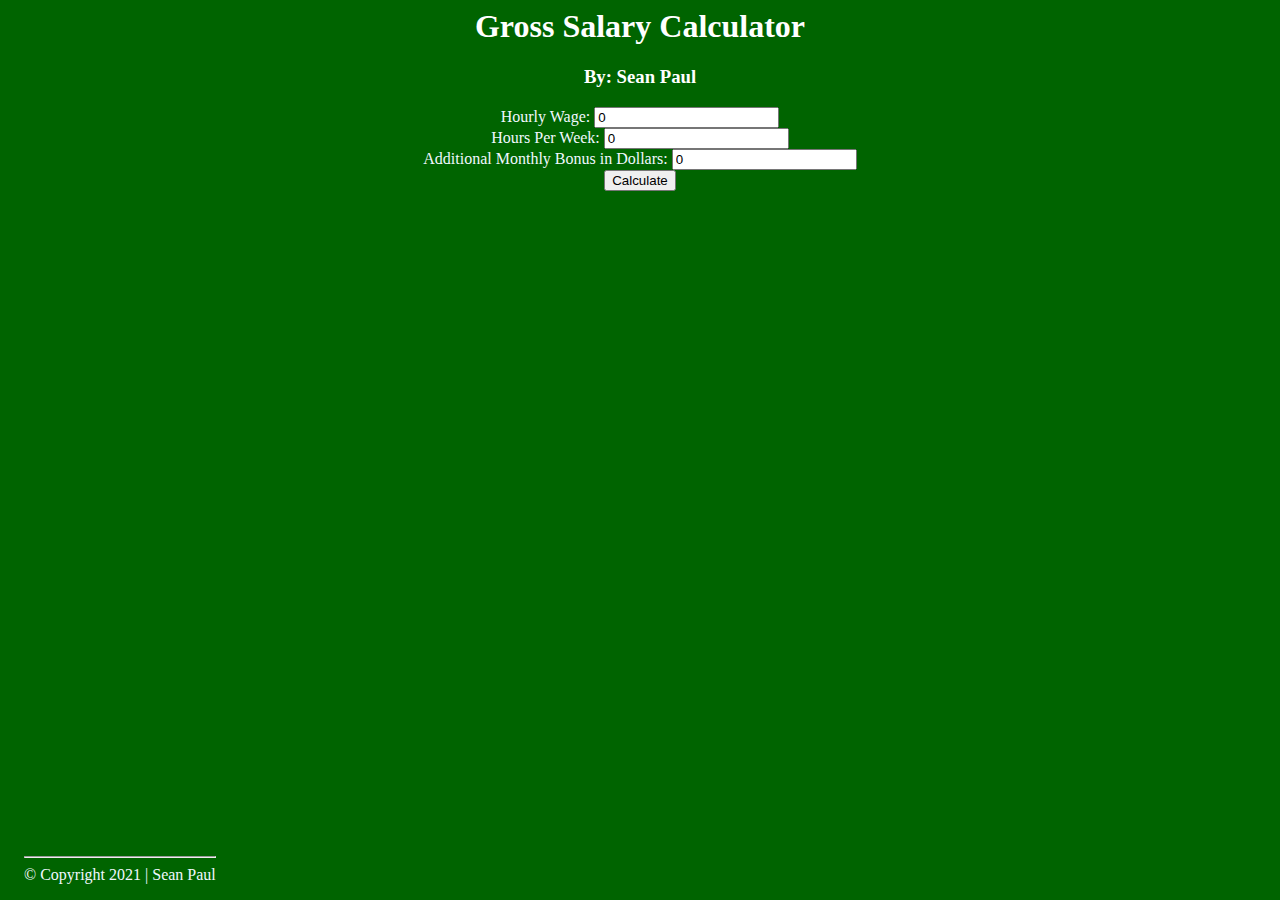
<file: SalaryWebsite.html>
<html>


<head>
</head>
<script>
    function showAlert() {
        window.alert("Please fill out the form below");
    }

</script>

<body style="background-color: DarkGreen">
    <title>Salary Calculator</title>



    <body>

        <style>
            body {
                color: aliceblue;

            }

            footer {
                width: auto;
                position: absolute;
                bottom: 0;
                margin: 1em;
                

            }

        </style>
        <h1>
            <font color="white">
                <div align="center">Gross Salary Calculator </div>
        </h1>
        <div align="center">
            <h3> By: Sean Paul </h3>
        </div>
        </font>

        <div align="middle">







            Hourly Wage: <input type="number" id="hourlywage" value="0"><br>
            Hours Per Week: <input type="number" id="hoursperweek" value="0"><br>
            Additional Monthly Bonus in Dollars: <input type="number" id="benefits" value="0"><br>
            <button onclick="calculate()">Calculate</button>
        </div>

        <script>
            function calculate() {
                var field1 = document.getElementById("hourlywage").value;
                var field2 = document.getElementById("hoursperweek").value;
                var field3 = document.getElementById("benefits").value;
                var result = parseInt(field1) * parseInt(field2) * 52 + parseInt(field3) * 12;


                document.getElementById("answer").innerHTML = "Your Annual Gross Salary is: $" + result;




            }

        </script>
        <div align="center">
            <h1 id="answer"></h1>
        </div>
        <div align="center">
            <h1 id="result2"></h1>
        </div>


        <footer>
            <hr>&#169; Copyright 2021 | Sean Paul
        </footer>
    </body>

</html>
</file>
<file: style1.css>
@media screen and (max-width: 600px) {
  body {
    width: 100% !important;
    max-width: 360px !important;
    margin-left: 2% !important;
    margin-right: 2% !important;
    padding-left: 1% !important;
    padding-right: 1% !important;
    display: grid;
    min-width: auto !important;
    margin-top: 0.5% !important;
  }

  #btns {
    margin-left: 3px !important;
  }

  h1#headerText {
    font-size: 2em;
  }

  h2#MyServices {
    margin-bottom: 5px;
  }

  h3#landingText {
    font-size: 1em;
    margin-bottom: 0.5em;
  }

  h3#footerMsg {
    font-size: 1em;
  }

  div {
    width: 100%;
  }

  section {
    width: 100%;
  }

  section#MyServices {
    font-size: 1em;
    line-height: 1.5rem;
  }

  body p {
    font-size: 1em;
    width: auto;
    line-height: 1.5rem;
  }

  #navBar li {
    font-size: 1.5em !important;
  }

  nav img {
    transform: scale(1.15);
    bottom: 0px;
  }

  img.switchMoon {
    padding-bottom: 4px !important;
  }

  img.switchSun {
    padding-bottom: 4px !important;
  }

  nav {
    max-width: 100%;
    width: 100%;
    text-align: center;
  }

  ul#navBar {
    padding-left: 0;
    margin-right: 1em;
  }

  .footerIcons img {
    transform: scale(2);
  }

  div.footerIcons img {
    padding-right: 2%;
    margin: auto;
    margin-right: 2%;
    margin-bottom: 2%;
    padding-left: 2%;
  }

  .contactForm {
    max-width: 85% !important;
  }

  label#name {
    font-size: 2em;
    margin: auto;
  }

  label#subject {
    font-size: 2em;
    margin: auto;
  }

  label#email {
    font-size: 2em;
    margin: auto;
  }

  label#tel {
    font-size: 2em;
    margin: auto;
  }

  label#message {
    font-size: 2em;
    margin: auto;
  }

  legend {
    font-size: 1.5em;
    margin: auto;
  }

  select {
    font-size: xx-large;
    margin-bottom: 1%;
  }

  input#name {
    font-size: xx-large;
    margin-bottom: 1%;
    margin-left: 4% !important;
  }

  input#subject {
    font-size: xx-large;
    margin-bottom: 1%;
  }

  input#email {
    font-size: xx-large;
    margin-bottom: 1%;
    margin-left: 4% !important;
  }

  input#tel {
    font-size: xx-large;
    margin-bottom: 1%;
  }

  textarea {
    font-size: xx-large;
    margin-bottom: 1%;
  }

  input.submit {
    font-size: xx-large;
  }

  h3 {
    font-size: 1.5em;
  }

  h2 {
    font-size: 1.5em;
    line-height: 1;
  }

  div.BMI-container {
    width: 90%;
    height: 400px;
  }

  div.BMI-container label {
    font-size: x-large;
    margin-bottom: 10px;
  }

  div.BMI-container input {
    margin-top: 5px;
    margin-bottom: 5px;
  }

  #copyright {
    font-size: 1.25em;
    margin: auto;
  }

  section#MyServices {
    display: block !important;
  }

  section#MyServices li {
    text-align: justify;
    list-style-position: inside;
  }
}
ul#navBar a {
  color: #fff2d0;
}

body {
  line-height: 20px;
  min-width: 1080px;
  width: auto;
  margin: auto;
  padding-left: 2%;
  padding-right: 2%;
  background-color: rgb(27, 38, 115);
  color: #ffe9aa;
  max-width: min-content;
  overflow-x: hidden;
}

@keyframes slidein {
  from {
    margin-left: 100%;
    width: 300%;
  }

  to {
    margin-left: 0%;
    width: 100%;
  }
}

h1 {
  font-size: 3em;
  font-family: serif;
  animation-name: slidein;
  animation-duration: 2s;
  text-shadow: 1px 1px rgb(255, 233, 170);
  color: #ffe9aa;
  white-space: nowrap;
  margin-top: 50px;
  margin-bottom: 5px;
}

h2 {
  font-family: serif;
  margin-bottom: 0px;
}

#resume {
  text-align: center;
  font-size: x-large;
  margin-bottom: 10px;
}

#landingText {
  text-align: center;
  font-weight: bold;
}

.MyStory p {
}

body.dark-mode {
  background-color: #f3f2f5;
  color: #2e245b;
}

div.dark-mode.p::before {
  position: absolute;
  display: block;
  content: "";
  width: 100px;
  right: 1px;
  top: 0px;
  height: 1px;
  background: linear-gradient(
    to right,
    rgba(51, 10, 27, 0) 0%,
    rgba(51, 10, 167, 0.37) 100%
  );
  z-index: -10000;
}

body.dark-mode h1 {
  color: #2e215b;
  text-shadow: 1px 1px rgb(130, 120, 164);
}

h1.dark-mode {
  color: #2e215b;
  text-shadow: 1px 1px rgb(130, 120, 164);
}
h2.dark-mode {
  color: #2e215b;
  text-shadow: 1px 1px rgb(130, 120, 164);
}

.switch {
  position: relative;
  display: inline-block;
  width: 30px;
  height: 16px;
}

.switch input {
  opacity: 50%;
  width: 0;
  height: 0;
}

img.switchSun {
  height: 16px;
  width: 16px;
  padding-bottom: 1px;
  margin: 0px;
  padding-left: 0px;
  position: relative;
  left: 22px;
}

img.switchMoon {
  height: 16px;
  width: 16px;
  padding-left: 0;
  padding-bottom: 1px;
  padding-right: 0px;
}

.slider {
  position: absolute;
  cursor: pointer;
  top: 0;
  left: 0;
  right: 0;
  bottom: 0;
  background-color: #ccc;
  -webkit-transition: 0.4s;
  transition: 0.4s;
}

.slider:before {
  position: absolute;
  content: "";
  height: 13px;
  width: 13px;
  left: 2px;
  bottom: 2px;
  background-color: white;

  -webkit-transition: 0.4s;
  transition: 0.4s;
}

input:checked + .slider {
  background-color: #2196f3;
}

input:focus + .slider {
  box-shadow: 0 0 1px #2196f3;
}

input:checked + .slider:before {
  -webkit-transform: translateX(13px);
  -ms-transform: translateX(13px);
  transform: translateX(13px);
}

/* Rounded sliders */
.slider.round {
  border-radius: 34px;
}

.slider.round:before {
  border-radius: 50%;
}

#navBar li {
  list-style-type: none;
  display: inline;
  width: 100px;
  height: 100px;
  margin: 7px;
  color: rgb(255, 233, 170);
  font-size: 1.25em;
  white-space: nowrap;
  margin-right: 25px;
}

ul#navBar.dark-mode a {
  color: #5f5389;
}

ul#navBar.dark-mode img {
}

.nav a {
  text-decoration: underline;
  font-size: smaller;
}

.nav {
  margin-right: 25px;
}

section#MyServices {
  display: block;
  justify-content: space-evenly;
}

section#MyWork {
  padding-top: 1em;
}

h2#MyServices {
  text-align: left;
  margin-top: 1em;
}

li.service {
  list-style: square;
  display: block;
  text-align: center;
}

#MyServices h3 {
  text-shadow: 0 0 2px #ffffff;
  margin-bottom: 6px;
}

#MyServices ul {
  margin-top: 0px;
  padding-left: 2%;
}

a:link {
  color: rgb(255, 233, 170);
}

a:visited {
  color: rgba(255, 232, 170, 0.849);
}

a:hover {
  color: #d4b96b;
  text-decoration: underline;
}

.center {
  display: block;
  margin-left: auto;
  margin-right: auto;
  max-height: 345px;
  max-width: 300px;
  border: outset;
}

img.center {
  transform: scale(0.75);
}

header {
  text-align: center;
}

nav {
  text-align: right;
  font-family: serif;
  font-weight: bold;
  white-space: nowrap;
}

.contactForm {
  max-width: 500px;
}

#SalaryCalc {
  display: table-cell;
  background-image: url(compressed_images/salarycalc.webp);
  background-size: 100% 100%;
  height: 240px;
  width: 240px;
  text-align: center;
  vertical-align: middle;
}
#rpm-crm {
  display: table-cell;
  background-image: url(compressed_images/crm.webp);
  background-size: 100% 100%;
  height: 240px;
  width: 240px;
  text-align: center;
  vertical-align: middle;
}
.rpm-crm {
  background-color: rgba(27, 27, 90, 0.75);
  text-align: center;
  vertical-align: middle;
  height: auto;
  width: auto;
  margin: 1em;
}
.SimpleSalaryCalc {
  background-color: rgba(27, 27, 90, 0.75);
  text-align: center;
  vertical-align: middle;
  height: auto;
  width: auto;
  margin: 1em;
}

#SurveyGUI {
  display: table-cell;
  background-image: url(compressed_images/survey.webp);
  background-size: 100% 100%;
  height: 240px;
  width: 240px;
  text-align: center;
  vertical-align: middle;
}

.JavaSurveyGUI {
  background-color: rgba(27, 27, 90, 0.75);
  text-align: center;
  vertical-align: middle;
  height: auto;
  width: auto;
  margin: 1em;
}

#PayrollSystem {
  display: table-cell;
  background-image: url(compressed_images/payroll.webp);
  background-size: 100% 100%;
  height: 240px;
  width: 240px;
  text-align: center;
  vertical-align: middle;
}

.EmployeePayroll {
  background-color: rgba(27, 27, 90, 0.75);
  text-align: center;
  vertical-align: middle;
  height: auto;
  width: auto;
  margin: 1em;
}

.EmojiDict {
  background-color: rgba(27, 27, 90, 0.75);
  text-align: center;
  vertical-align: middle;
  height: auto;
  width: auto;
  margin: 1em;
}

#EmojiDict {
  display: table-cell;
  background-image: url(compressed_images/EmojiDictionary.webp);
  background-size: 100% 100%;
  height: 240px;
  width: 240px;
  text-align: center;
  vertical-align: middle;
}

div.footerIcons img {
  display: inline-block;
  padding-right: 12px;
}

div.footerIcons a {
  text-decoration: none;
}

#upArrow {
  height: 32px;
  width: 32px;
  float: right;
  position: fixed;
  right: 5%;
  bottom: 5%;
  visibility: hidden;
}

.fade-in {
  animation: fadeIn 5s;
  -webkit-animation: fadeIn 5s;
  -moz-animation: fadeIn 5s;
  -o-animation: fadeIn 5s;
  -ms-animation: fadeIn 5s;
}
@keyframes fadeIn {
  0% {
    opacity: 0;
  }
  100% {
    opacity: 1;
  }
}

@-moz-keyframes fadeIn {
  0% {
    opacity: 0;
  }
  100% {
    opacity: 1;
  }
}

@-webkit-keyframes fadeIn {
  0% {
    opacity: 0;
  }
  100% {
    opacity: 1;
  }
}

@-o-keyframes fadeIn {
  0% {
    opacity: 0;
  }
  100% {
    opacity: 1;
  }
}

@-ms-keyframes fadeIn {
  0% {
    opacity: 0;
  }
  100% {
    opacity: 1;
  }
}
select#subject {
  margin-left: 7px;
}

input#name {
  margin-left: 16px;
}

input#tel {
  margin-left: 3px;
}

input#email {
  margin-left: 16px;
}

/* Make sure that padding behaves as expected */

/* Container for skill bars */
.container {
  width: 100%;
  /* Full width */
  background-color: #ddd;
  border: 1px ridge black;
  /* Grey background */
}

.skills {
  text-align: right;
  /* Right-align text */
  padding-top: 5px;
  /* Add top padding */
  padding-bottom: 5px;
  /* Add bottom padding */
  color: white;
  /* White text color */
}

section#skills p {
  margin-bottom: 2px;
  margin-top: 2px;
  font-weight: bold;
}

.html {
  width: 85%;
  background-color: red;
}

.css {
  width: 75%;
  background-color: orange;
}

.js {
  width: 75%;
  background-color: dodgerblue;
}

.sql {
  width: 75%;
  background-color: yellowgreen;
}

.java {
  width: 75%;
  background-color: green;
}

/* Red */
.py {
  width: 75%;
  background-color: darkviolet;
}

h2#skills {
  text-align: center;
  margin-bottom: 0px;
}

/* Testing
div {
    border: solid 2px green;
    display: flex;
}

section {
     border: solid 2px red;
}
*/

@keyframes particleAnimation {
  from {
    left: -100px;
  }

  to {
    left: calc(100% + 100px);
  }
}

.p {
  position: fixed;
  left: 0px;
  top: 50px;
  width: 1px;
  height: 1px;
  background-color: white;
  position: fixed;
  animation-name: particleAnimation;
  animation-timing-function: linear;
  animation-iteration-count: infinite;
}

.p::before {
  position: absolute;
  display: block;
  content: "";
  width: 100px;
  right: 1px;
  top: 0px;
  height: 1px;
  background: linear-gradient(
    to right,
    rgba(236, 221, 27, 0) 0%,
    rgba(236, 221, 27, 0.4) 100%
  );
  z-index: -10000;
}

.p-1 {
  animation-duration: 10s;
}

.p-3 {
  animation-duration: 8s;
  top: 90%;
}

p {
  font-family: sans-serif;

  text-align: left;
}

h3#landingText {
  font-size: xx-large;
  margin-bottom: 25px;
  font-family: sans-serif;
}

section#MyServices li {
  font-family: sans-serif;
}
#copyright {
  margin-top: 2px;
  margin-bottom: 1%;
}

/* Slideshow container */
.slideshow-container {
  box-sizing: border-box;
  max-width: 1080px;

  position: relative;
  margin: 10px auto;
}

.slideshow-container img {
  object-fit: cover;
}

/* Hide the images by default */
.mySlides {
  display: none;
}

/* Next & previous buttons */
.prev,
.next {
  cursor: pointer;
  position: absolute;
  top: 50%;
  width: auto;
  margin-top: -22px;
  padding: 16px;
  color: white;
  background-color: rgba(0, 0, 0, 0.4);
  font-weight: bold;
  font-size: 18px;
  transition: 0.6s ease;
  border-radius: 0 3px 3px 0;
  user-select: none;
}

/* Position the "next button" to the right */
.next {
  right: 0;
  border-radius: 3px 0 0 3px;
}

/* On hover, add a black background color with a little bit see-through */
.prev:hover,
.next:hover {
  background-color: rgba(0, 0, 0, 0.9);
}

/* Caption text */
.text {
  color: #f2f2f2;
  background-color: rgb(0, 0, 0, 0.7);
  font-size: 15px;
  padding: 8px 12px;
  position: sticky;
  bottom: 8px;
  width: fit-content;
  margin: 0 auto;
  text-align: center;
}

/* Number text (1/7 etc) */
.numbertext {
  color: #f2f2f2;
  background-color: rgb(0, 0, 0, 0.5);
  font-size: 12px;
  padding: 8px 12px;
  position: absolute;
  top: 0;
  right: 0;
  max-width: 50px;
}

/* The dots/bullets/indicators */
.dot {
  cursor: pointer;
  height: 15px;
  width: 15px;
  margin: 0 2px;

  background-color: #bbb;
  border-radius: 50%;
  display: inline-block;
  transition: background-color 0.6s ease;
}

.active,
.dot:hover {
  background-color: #717171;
}

/* Fading animation */
.fade {
  -webkit-animation-name: fade;
  -webkit-animation-duration: 1.5s;
  animation-name: fade;
  animation-duration: 1.5s;
}

@-webkit-keyframes fade {
  from {
    opacity: 0.4;
  }
  to {
    opacity: 1;
  }
}

@keyframes fade {
  from {
    opacity: 0.4;
  }
  to {
    opacity: 1;
  }
}

.BMI-container {
  background-image: url(/images/bmiCalcBg2.png);
  border: 2px solid black;
  height: 300px;
  width: 400px;
  margin: 0 auto;
  color: black;
  display: block;
  position: relative;
  text-align: center;
  padding-top: 5px;
}

.BMI-container#bg {
}

.BMI-container label {
  background-color: rgba(255, 255, 255, 0.5);
  padding: 0 5px;
  font-weight: 700;
}

h1#form-footer {
  font-size: 28px;
  animation: none;
  white-space: normal;
  line-height: 1;
  margin-top: 15px;
  text-shadow: 1px 1px black;
}

h2#bmi-result {
  text-shadow: 1px 1px rgba(255, 255, 255, 0.75);
}

.bmi-button {
  background-color: white;
  color: black;
  border: 2px solid #444444;
}
.bmi-button:hover {
  background-color: rgba(0, 0, 0, 0.5);
  color: white;
}

.BMI-container input {
  width: 20%;
  font-size: x-large;
  margin-bottom: 8px;
  margin-top: 1px;
  background: aliceblue;
}

.btnContainer {
  display: grid;
  grid-template-columns: 150px 150px 150px 150px;
}
#res {
  background-color: lightgray;
  border: solid black 1px;
  height: 48px;
  font-size: 36px;
  min-width: 360px;
  max-width: 598px;
  padding-top: 5px;
  margin: 0 auto;
  color: black;
}

#btns {
  width: 25%;
  height: 36px;
  font-size: 18px;
  margin-left: 240px;
  float: left;
}

#btn0,
#btn1 {
  background-color: lightgreen;
  color: brown;
}

#btnClr,
#btnEql {
  background-color: darkgreen;
  color: white;
}

#btnSum,
#btnSub,
#btnMul,
#btnDiv {
  background: black;
  color: red;
}

.sticky-note-container {
  margin: 0 auto;
  width: 400px;
  height: 350px;
  background: paleturquoise;
  padding: 5px 15px 15px 5px;
  box-shadow: rgba(0, 0, 0, 0.5) 5px 5px;
  border-radius: 5%;
}

#sticky-note-input {
  border: none;
  height: 85%;
  width: 100%;
  background: paleturquoise;
  border-radius: 5%;
  resize: none;
  padding: 5px 0px 2px 5px;
  font-size: large;
  outline: none;
}

#sticky-note-title-input {
  top: -20px;
  position: relative;
  text-align: center;
  border: none;
  height: 8%;
  width: 100%;
  background: paleturquoise;
  border-radius: 20%;
  resize: none;
  padding: 5px 5px 5px 5px;
  padding-top: 0px;
  font-size: x-large;
  outline: none;
}

#sticky-note-clear {
  position: relative;
  color: gray;
  left: 390px;
  font-size: x-large;
  z-index: 3;
  padding: 2px;
  padding-top: 0px;
  text-decoration: underline;
}

#sticky-note-clear:hover {
  color: red;
}

#show-resume-button,
#download-resume-button {
  background-color: #111111;
  border: none;
  color: white;
  padding: 15px 32px;
  text-align: center;
  text-decoration: none;
  display: block;
  font-size: 16px;
  margin: 1rem auto;
  cursor: pointer;
  -webkit-transition-duration: ease 0.4s; /* Safari */
  transition-duration: 0.4s;
  max-width: 15rem;
}

#show-resume-button:hover,
#download-resume-button:hover {
  background-color: #d4b96b;
  box-shadow: 0 12px 16px 0 rgba(0, 0, 0, 0.24),
    0 17px 50px 0 rgba(0, 0, 0, 0.19);
}

#new-website-link {
  background-color: maroon !important;
}
</file>
<file: timerStyles.css>
.header-text {
    margin-top:25px;
    text-align: center;
    margin-bottom: 15px;
}
.timer-container label {
    font-size: 20px;
    color:azure
}

#clock-input-items {
    display: inline-grid;
    grid-template-columns: 175px 175px 175px;
}


.timer-container {
    height: 185px;
    width: 425px;
    background: black;
    margin: 0 auto;
    padding: 5px 5px 5px 15px;
    border: solid 1px black;
    box-shadow: 5px 5px yellow;
}
#clock-input-labels {
    display: inline-grid;
    grid-template-columns: 175px 175px 175px;
}
.timer-container input {
    display: inline-grid;
    grid-template-columns: 175px 175px 175px;
    width: 50px;
    font-size: 20px;
    text-align: center;
}

.timer-container button {
    width: 75px;
    height: 30px;
}

.timer-container span {
    margin-top: 25px;
}

.timer-buttons {
    margin-top: 25px;
    display: inline-grid;
    grid-template-columns: 112.5px 112.5px 112.5px 112.5px;
}
.timer-clock {
    display: inline-grid;
    grid-template-columns: 175px 175px 175px;
    

}

#clock-labels {
    margin-top: 10px;
    display: inline-grid;
    grid-template-columns: 175px 175px 175px;
    margin-left:1px;
    
}


#clock-item-hours, #clock-item-mins, #clock-item-secs {
    font-size: 36px;
    width: 50px;
    height: 35px;
    background: blue;
    color:white;
    text-align: center;
    vertical-align:middle;
    margin-top: 0px;
    padding-top: 10px;
    box-shadow: 5px 5px yellow;
}

.blink-bg{
    color: #fff;
    animation: blinkingBackground 2s infinite;
    box-shadow: 5px 5px black;
}
@keyframes blinkingBackground{
    0%		{ background-color: #10c018;}
    25%		{ background-color: #1056c0;}
    50%		{ background-color: #ef0a1a;}
    75%		{ background-color: #254878;}
    100%	        { background-color: #04a1d5;}
}
</file>
